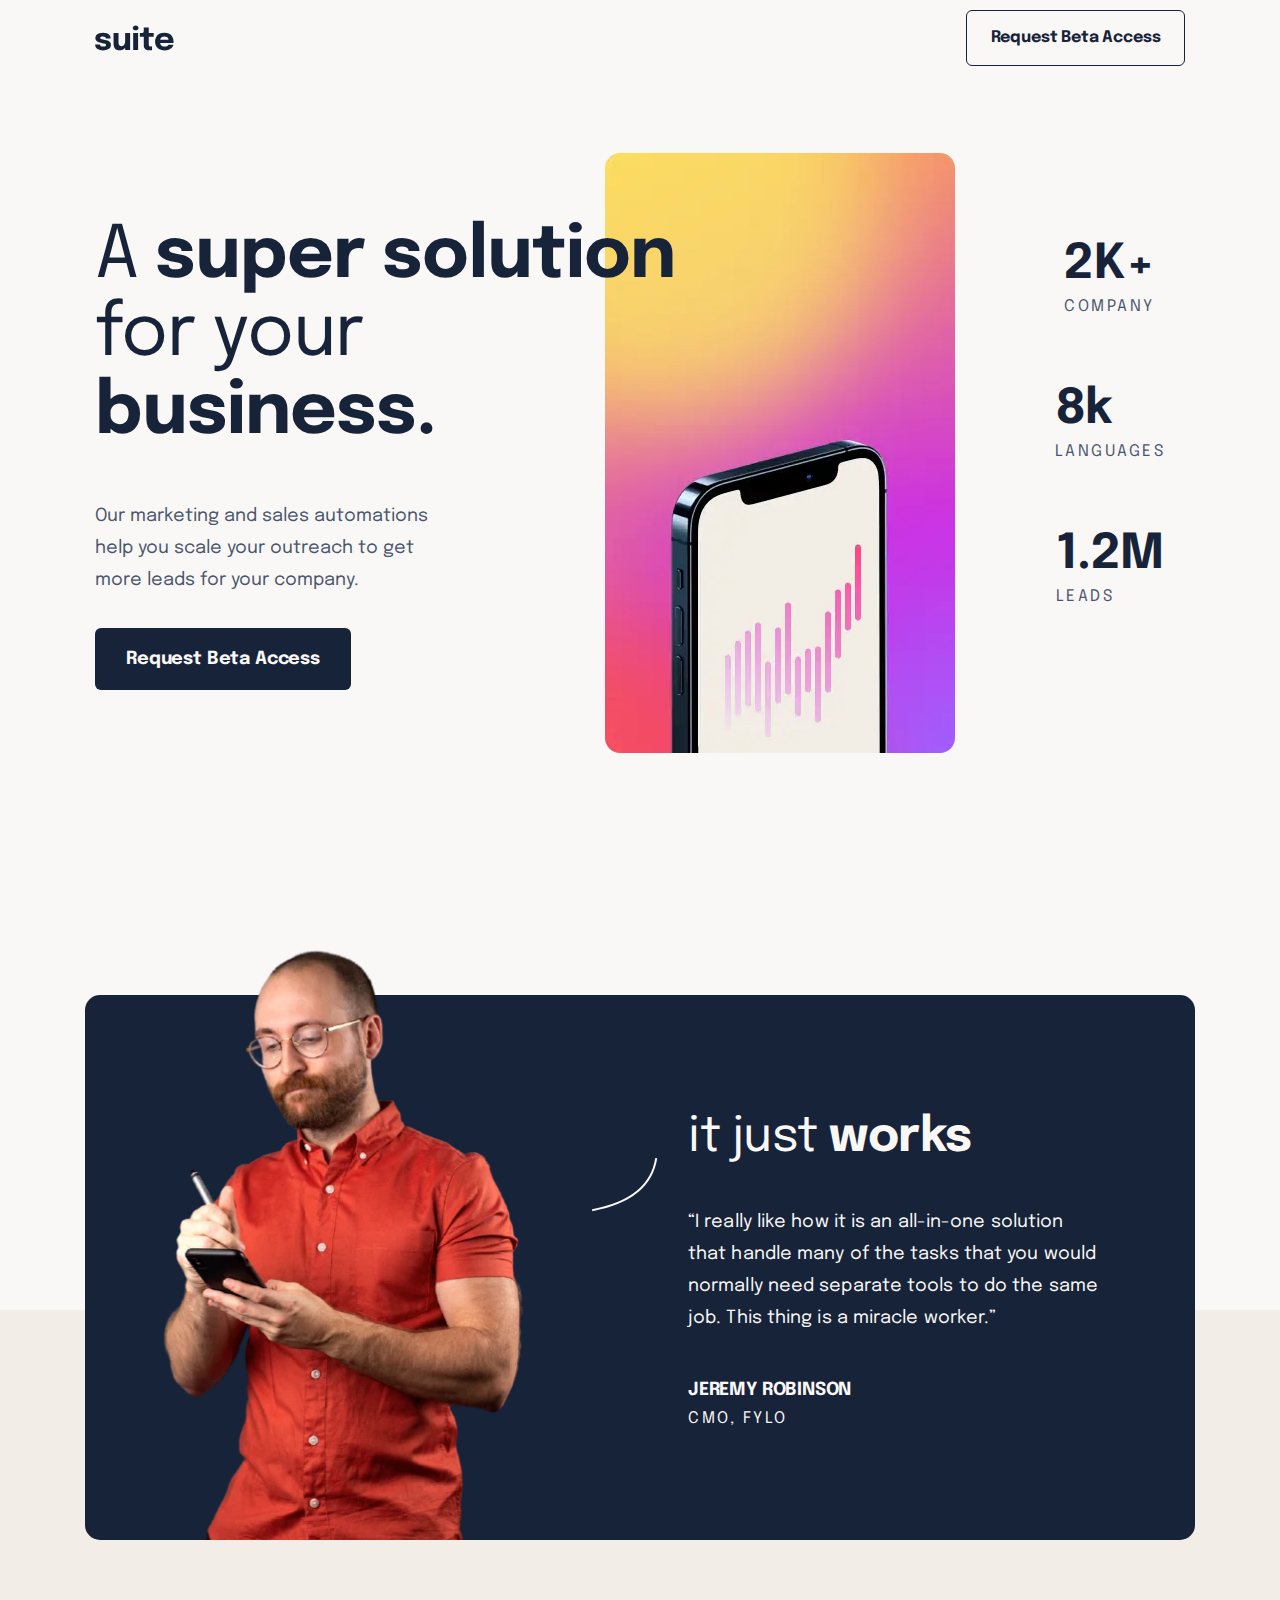
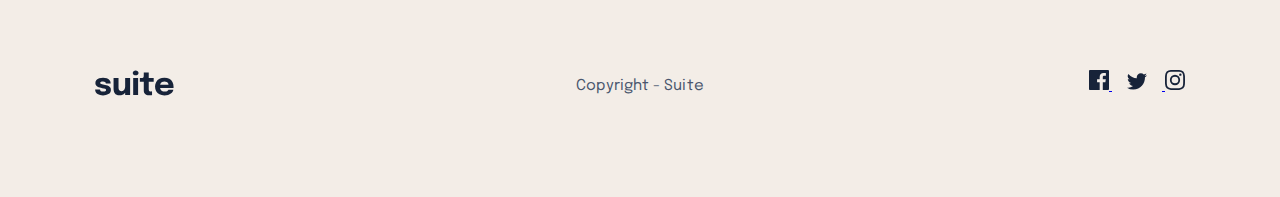
<file: index.html>
<!DOCTYPE html>
<html lang="en">
  <head>
    <meta charset="UTF-8" />
    <meta name="viewport" content="width=device-width, initial-scale=1.0" />
    <title>Suite - landing page</title>
    <link rel="preconnect" href="https://fonts.googleapis.com" />
    <link rel="preconnect" href="https://fonts.gstatic.com" crossorigin />
    <link
      href="https://fonts.googleapis.com/css2?family=Epilogue:wght@400;700&display=swap"
      rel="stylesheet"
    />
    <link rel="stylesheet" href="css/index.css" />
    <link
      rel="shortcut icon"
      href="Assets/favicon-32x32.png"
      type="image/x-icon"
    />
  </head>
  <body>
    <header>
      <nav class="container">
        <img src="Assets/logo.svg" alt="" />
        <button class="btn--outline">Request Beta Access</button>
      </nav>
    </header>
    <section class="hero grid hero-grid-1x2 container">
      <div class="grid-item-1 grid grid-1x2">
        <div class="hero__content">
          <h1>
            <span class="hero-head-style">A </span>super solution
            <span class="hero-head-style">for your</span> business.
          </h1>
          <p>
            Our marketing and sales automations help you scale your outreach to
            get more leads for your company.
          </p>
          <button class="btn--blue">Request Beta Access</button>
        </div>
        <picture class="image__container">
          <source
            type="image/webp"
            media="(max-width: 799px)"
            srcset="
              Assets/image-hero-landscape.webp    1x,
              Assets/image-hero-landscape@2x.webp 2x
            "
          />
          <source
            type="image/png"
            media="(max-width: 799px)"
            srcset="
              Assets/image-hero-landscape.png    1x,
              Assets/image-hero-landscape@2x.png 2x
            "
          />
          <source
            type="image/webp"
            media="(min-width: 800px)"
            srcset="
              Assets/image-hero-portrait.webp    1x,
              Assets/image-hero-portrait@2x.webp 2x
            "
          />
          <source
            type="image/png"
            media="(min-width: 800px)"
            srcset="
              Assets/image-hero-portrait.png    1x,
              Assets/image-hero-portrait@2x.png 2x
            "
          />
          <img src="Assets/image-hero-portrait.png" alt="" />
        </picture>
      </div>
      <div class="ratings grid-item-2">
        <div class="rate">
          <h2 class="rating-heading">2K<span>+</span></h2>
          <p class="rating-name">company</p>
        </div>
        <div class="rate">
          <h2 class="rating-heading">8k</h2>
          <p class="rating-name">LANGUAGES</p>
        </div>
        <div class="rate">
          <h2 class="rating-heading">1.2M</h2>
          <p class="rating-name">LEADS</p>
        </div>
      </div>
    </section>
    <article class="card container">
      <div class="grid grid-1x3">
        <picture class="card__image">
          <source
            media="(max-width:1109px)"
            type="image/webp"
            srcset="
              Assets/image-jeremy-small.webp    1x,
              Assets/image-jeremy-small@2x.webp 2x
            "
          />
          <source
            media="(max-width:1109px)"
            type="image/png"
            srcset="
              Assets/image-jeremy-small.png    1x,
              Assets/image-jeremy-small@2x.png 2x
            "
          />
          <source
            media="(min-width:1110px)"
            type="image/webp"
            srcset="
              Assets/image-jeremy-large.webp    1x,
              Assets/image-jeremy-large@2x.webp 2x
            "
          />
          <source
            media="(min-width:1110px)"
            type="image/png"
            srcset="
              Assets/image-jeremy-large.png    1x,
              Assets/image-jeremy-large@2x.png 2x
            "
          />

          <img src="Assets/image-jeremy-large.png" alt="" />
        </picture>
        <div class="curved-icon">
          <img src="Assets/pattern-curved-line-2.svg" alt="" />
        </div>
        <div class="card__content">
          <h2><span class="style">it just</span> works</h2>
          <p>
            “I really like how it is an all-in-one solution that handle many of
            the tasks that you would normally need separate tools to do the same
            job. This thing is a miracle worker.”
          </p>
          <div class="card__info">
            <h3>JEREMY ROBINSON</h3>
            <p>CMO, FYLO</p>
          </div>
        </div>
      </div>
    </article>
    <footer class="footer">
      <div class="grid grid-1x3 container">
        <img class="footer__logo" src="Assets/logo.svg" alt="" />
        <p>Copyright - Suite</p>
        <div class="social">
          <a href="#" class="icon-link">
            <svg
              class="icon"
              width="20"
              height="20"
              xmlns="http://www.w3.org/2000/svg"
            >
              <path
                d="M18.896 0H1.104C.494 0 0 .494 0 1.104v17.793C0 19.506.494 20 1.104 20h9.58v-7.745H8.076V9.237h2.606V7.01c0-2.583 1.578-3.99 3.883-3.99 1.104 0 2.052.082 2.329.119v2.7h-1.598c-1.254 0-1.496.597-1.496 1.47v1.928h2.989l-.39 3.018h-2.6V20h5.098c.608 0 1.102-.494 1.102-1.104V1.104C20 .494 19.506 0 18.896 0Z"
                fill="#172339"
              />
            </svg>
          </a>
          <a href="#" class="icon-link">
            <svg
              class="icon icon-twitter"
              width="20"
              height="17"
              xmlns="http://www.w3.org/2000/svg"
            >
              <path
                d="M20 2.172a8.192 8.192 0 0 1-2.357.646 4.11 4.11 0 0 0 1.805-2.27 8.22 8.22 0 0 1-2.606.996A4.096 4.096 0 0 0 13.847.248c-2.65 0-4.596 2.472-3.998 5.037A11.648 11.648 0 0 1 1.392 1a4.109 4.109 0 0 0 1.27 5.478 4.086 4.086 0 0 1-1.858-.513c-.045 1.9 1.318 3.679 3.291 4.075a4.113 4.113 0 0 1-1.853.07 4.106 4.106 0 0 0 3.833 2.849A8.25 8.25 0 0 1 0 14.658a11.616 11.616 0 0 0 6.29 1.843c7.618 0 11.923-6.434 11.663-12.205A8.354 8.354 0 0 0 20 2.172Z"
                fill="#172339"
              />
            </svg>
          </a>
          <a href="#" class="icon-link">
            <svg
              class="icon"
              width="20"
              height="20"
              xmlns="http://www.w3.org/2000/svg"
            >
              <path
                d="M10 1.802c2.67 0 2.987.01 4.042.059 2.71.123 3.975 1.409 4.099 4.099.048 1.054.057 1.37.057 4.04 0 2.672-.01 2.988-.057 4.042-.124 2.687-1.387 3.975-4.1 4.099-1.054.048-1.37.058-4.041.058-2.67 0-2.987-.01-4.04-.058-2.717-.124-3.977-1.416-4.1-4.1-.048-1.054-.058-1.37-.058-4.041 0-2.67.01-2.986.058-4.04.124-2.69 1.387-3.977 4.1-4.1 1.054-.048 1.37-.058 4.04-.058ZM10 0C7.284 0 6.944.012 5.877.06 2.246.227.227 2.242.061 5.877.01 6.944 0 7.284 0 10s.012 3.057.06 4.123c.167 3.632 2.182 5.65 5.817 5.817 1.067.048 1.407.06 4.123.06s3.057-.012 4.123-.06c3.629-.167 5.652-2.182 5.816-5.817.05-1.066.061-1.407.061-4.123s-.012-3.056-.06-4.122C19.777 2.249 17.76.228 14.124.06 13.057.01 12.716 0 10 0Zm0 4.865a5.135 5.135 0 1 0 0 10.27 5.135 5.135 0 0 0 0-10.27Zm0 8.468a3.333 3.333 0 1 1 0-6.666 3.333 3.333 0 0 1 0 6.666Zm5.338-9.87a1.2 1.2 0 1 0 0 2.4 1.2 1.2 0 0 0 0-2.4Z"
                fill="#172339"
              />
            </svg>
          </a>
        </div>
      </div>
    </footer>
  </body>
</html>
</file>
<file: css/index.css>
*,
*::before,
*::after {
  box-sizing: border-box;
}

html {
  font-size: 62.5%;
}

body {
  margin: 0;
  font-family: "Epilogue", sans-serif;
  background-color: #faf8f6;
  color: #49566d;
}

.container {
  max-width: 1110px;
  margin: 0 auto;
  padding: 1rem 1rem;
}

p {
  margin-top: 0;
  font-size: 1.8rem;
  line-height: 32px;
}

h1,
h2,
h3 {
  margin-top: 0;
  color: #172339;
}

h1 {
  font-size: 3.8rem;
  line-height: 44px;
  letter-spacing: -0.53px;
}
@media (min-width: 800px) {
  h1 {
    font-size: 5.6rem;
    line-height: 64px;
    letter-spacing: -0.78px;
  }
}
@media (min-width: 1110px) {
  h1 {
    font-size: 7.2rem;
    line-height: 78px;
    letter-spacing: -1px;
  }
}

h2 {
  font-size: 3.8rem;
  line-height: 44px;
  letter-spacing: -0.53px;
}
@media (min-width: 1110px) {
  h2 {
    font-size: 4.8rem;
    line-height: 56px;
    letter-spacing: -0.5px;
  }
}

h3 {
  font-size: 1.8rem;
  line-height: 32px;
  letter-spacing: -0.2px;
}

.btn, .btn--blue, .btn--outline {
  font-weight: bold;
  font-family: "Epilogue", sans-serif;
  border-radius: 6px;
  cursor: pointer;
  transition: all 0.3s;
  outline: none;
}

.btn--outline {
  background-color: transparent;
  color: #172339;
  font-size: 1.4rem;
  line-height: 24px;
  letter-spacing: -0.14px;
  padding: 1.1rem 0;
  border: 1px solid #172339;
  width: 18.2rem;
}
.btn--outline:hover, .btn--outline:focus {
  background-color: #172339;
  color: #faf8f6;
}
@media (min-width: 800px) {
  .btn--outline {
    font-size: 1.6rem;
    letter-spacing: -0.16px;
    line-height: 32px;
    width: 21.9rem;
  }
}

.btn--blue {
  border: 0;
  background-color: #172339;
  color: #faf8f6;
  padding: 1.5rem 0;
  font-size: 1.8rem;
  line-height: 32px;
  letter-spacing: -0.18px;
  width: 25.6rem;
}
.btn--blue:hover, .btn--blue:focus {
  color: #faf8f6;
  background-image: linear-gradient(to bottom right, #a060ff, #cb30e3, #ffa84e);
}

.icon {
  cursor: pointer;
  fill: pink;
}

.icon-twitter {
  margin: 0 1.5rem;
}

.icon-link .icon path {
  transition: all 0.3s;
}

.icon-link:hover .icon path {
  fill: #49566d;
}

.ratings {
  display: flex;
  flex-direction: column;
  justify-content: space-around;
  align-items: center;
  text-align: center;
}
.ratings h2 {
  font-size: 4.8rem;
  line-height: 56px;
  margin-bottom: 0.1rem;
}
.ratings p {
  font-size: 1.6rem;
  line-height: 26px;
  letter-spacing: 2.5px;
  margin: 0;
  text-transform: uppercase;
}
@media (min-width: 800px) {
  .ratings {
    flex-direction: row;
    justify-content: space-around;
  }
}
@media (min-width: 1110px) {
  .ratings {
    flex-direction: column;
    text-align: left;
  }
}

.rate {
  margin-bottom: 3.2rem;
}
@media (min-width: 800px) {
  .rate {
    margin-bottom: 0;
  }
}
@media (min-width: 1110px) {
  .rate {
    margin-right: 2rem;
  }
}

.grid {
  display: grid;
}

@media (min-width: 800px) {
  .grid-1x2 {
    grid-template-columns: repeat(2, 1fr);
  }
}
@media (min-width: 1110px) {
  .hero-grid-1x2 {
    grid-template-columns: 1fr auto;
  }
}
@media (min-width: 1110px) {
  .grid-1x3 {
    grid-template-columns: 1fr auto 1fr;
  }
}
.footer {
  background: #f3ede7;
  padding-bottom: 7rem;
  padding-top: 35rem;
}
.footer p {
  font-size: 1.5rem;
  line-height: 32px;
  letter-spacing: 0.08px;
}
.footer .grid {
  justify-items: center;
  row-gap: 3rem;
}
@media (min-width: 800px) {
  .footer .grid-1x3 {
    grid-template-columns: 1fr auto 1fr;
  }
  .footer .grid-1x3 .social {
    justify-self: self-end;
  }
  .footer .grid-1x3 .footer__logo {
    justify-self: self-start;
  }
}

nav {
  display: flex;
  justify-content: space-between;
  align-items: center;
  padding-top: 2rem;
}

header {
  margin-bottom: 5.6rem;
}
@media (min-width: 800px) {
  header {
    margin-bottom: 8rem;
  }
}
@media (min-width: 800px) {
  header {
    margin-bottom: 6.7rem;
  }
}

.hero {
  row-gap: 5.6rem;
}
.hero .hero__content {
  text-align: center;
}
.hero .hero__content p {
  margin-bottom: 3.2rem;
}
.hero .image__container {
  justify-self: center;
}
.hero .grid {
  row-gap: 5.6rem;
}
@media (min-width: 800px) {
  .hero .grid-1x2 {
    grid-template-columns: 1fr auto;
  }
  .hero .grid-1x2 .hero__content {
    text-align: left;
    align-self: center;
    position: relative;
    z-index: 2;
  }
  .hero .grid-1x2 .hero__content p {
    max-width: 35rem;
  }
  .hero .grid-1x2 .image__container {
    position: relative;
    right: 10rem;
    z-index: 1;
  }
  .hero .hero-grid-1x2 {
    row-gap: 8.8rem;
  }
}
@media (min-width: 1110px) {
  .hero .hero-grid-1x2 {
    column-gap: 9.6rem;
  }
  .hero .ratings {
    justify-content: unset;
    align-self: center;
  }
  .hero .ratings .rate {
    margin-bottom: 6.2rem;
  }
}
.hero .hero-head-style {
  font-weight: 400;
}

.hero {
  row-gap: 5.6rem;
}
.hero .hero__content {
  text-align: center;
}
.hero .hero__content p {
  margin-bottom: 3.2rem;
}
.hero .image__container {
  justify-self: center;
}
.hero .grid {
  row-gap: 5.6rem;
}
@media (min-width: 800px) {
  .hero .grid-1x2 {
    grid-template-columns: 1fr auto;
  }
  .hero .grid-1x2 .hero__content {
    text-align: left;
    align-self: center;
    position: relative;
    z-index: 2;
  }
  .hero .grid-1x2 .hero__content p {
    max-width: 35rem;
  }
  .hero .grid-1x2 .image__container {
    position: relative;
    right: 10rem;
    z-index: 1;
  }
  .hero .hero-grid-1x2 {
    row-gap: 8.8rem;
  }
}
@media (min-width: 1110px) {
  .hero .hero-grid-1x2 {
    column-gap: 9.6rem;
  }
  .hero .ratings {
    justify-content: unset;
    align-self: center;
  }
  .hero .ratings .rate {
    margin-bottom: 6.2rem;
  }
}
.hero .hero-head-style {
  font-weight: 400;
}

.card {
  background: #172339;
  color: #faf8f6;
  text-align: center;
  border-radius: 15px;
  position: relative;
  top: 23rem;
}
.card p {
  font-size: 1.8rem;
  line-height: 32px;
  letter-spacing: 0.09px;
  margin-bottom: 4rem;
}
.card h2,
.card h3 {
  color: #faf8f6;
}
.card h2 {
  margin-bottom: 4rem;
}
.card h2 .style {
  font-weight: 400;
}
.card .card__info p {
  font-size: 1.6rem;
  letter-spacing: 2.5px;
  line-height: 26px;
  margin-bottom: 0;
}
.card .card__info h3 {
  letter-spacing: -0.18px;
  margin-bottom: 0;
}
.card .grid {
  position: relative;
  bottom: 17rem;
}
.card .curved-icon {
  margin: 3rem 0;
}
@media (min-width: 1110px) {
  .card {
    height: 545px;
  }
  .card .grid {
    position: relative;
    bottom: 5.5rem;
  }
  .card .card__content {
    text-align: left;
    align-self: center;
    padding-top: 5rem;
    padding-right: 8rem;
  }
  .card .card__image img {
    height: auto;
  }
  .card .curved-icon {
    align-self: center;
    margin-bottom: 15rem;
    margin-right: 3rem;
  }
}
</file>
